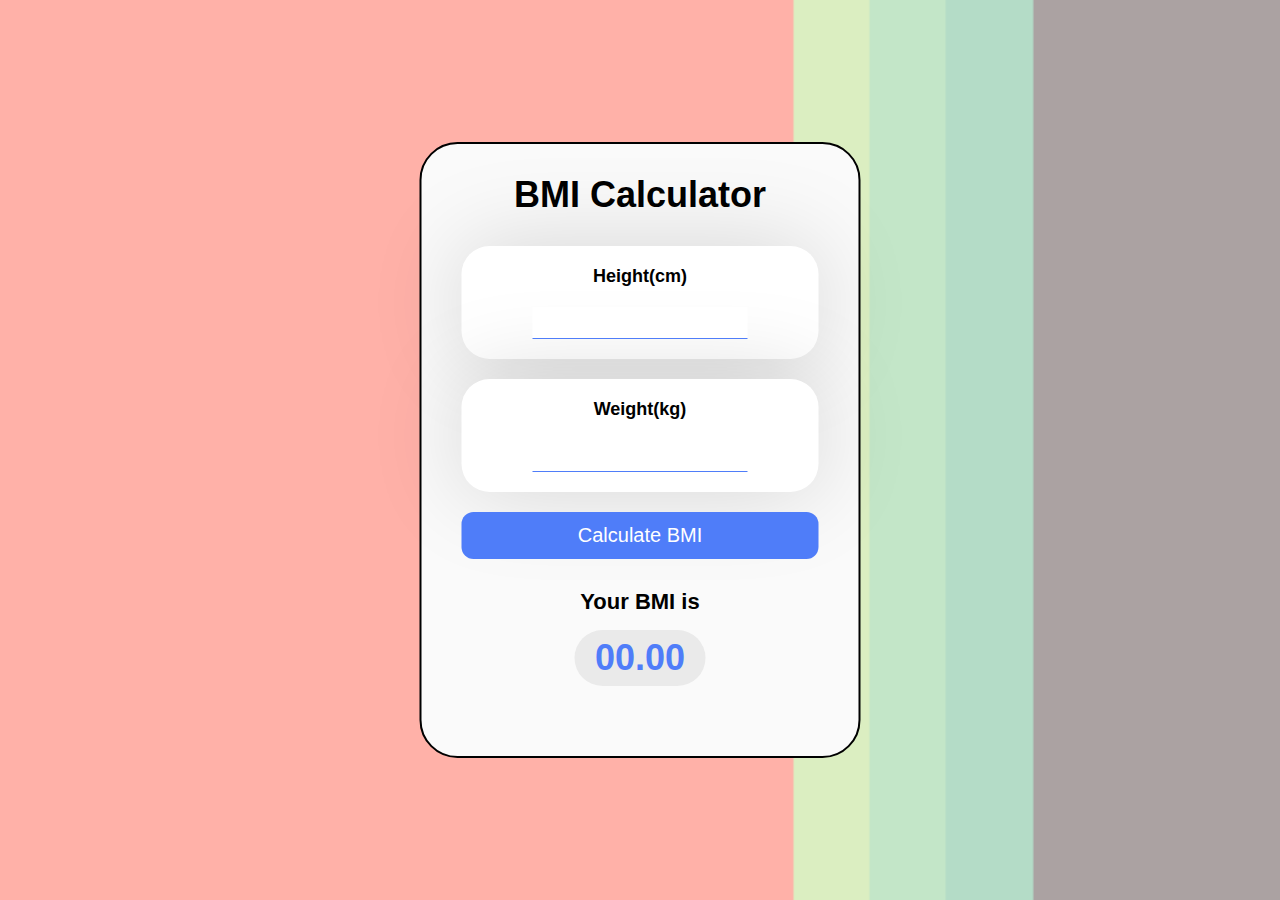
<file: Front_End_Experiments-main/Front_End_Experiments-main/BMI-calculator/index.html>
<!DOCTYPE html>
<html lang="en">
<head>
    <meta charset="UTF-8">
    <meta http-equiv="X-UA-Compatible" content="IE=edge">
    <meta name="viewport" content="width=device-width, initial-scale=1.0">
    <title>Document</title>
    <link rel="stylesheet" href="style.css">
</head>
<body>
    <div class="container">
        <div class="box">
            <h1>BMI Calculator</h1>

            <div class="content">
                <div class="input">
                    <label for="height">Height(cm)</label>
                    <input type="number" id="height">
                </div>

                <div class="input">
                    <label for="weight">Weight(kg)</label>
                    <input type="number" id="weight">
                </div>

                <button id="calculate">Calculate BMI</button>
            </div>

            <div class="result">
                <p>Your BMI is </p>
                <div id="result">00.00</div>
                <p class="comment"> </p>
            </div>
        </div>
    </div>

    <script src="script.js"></script>
</body>
</html>
</file>
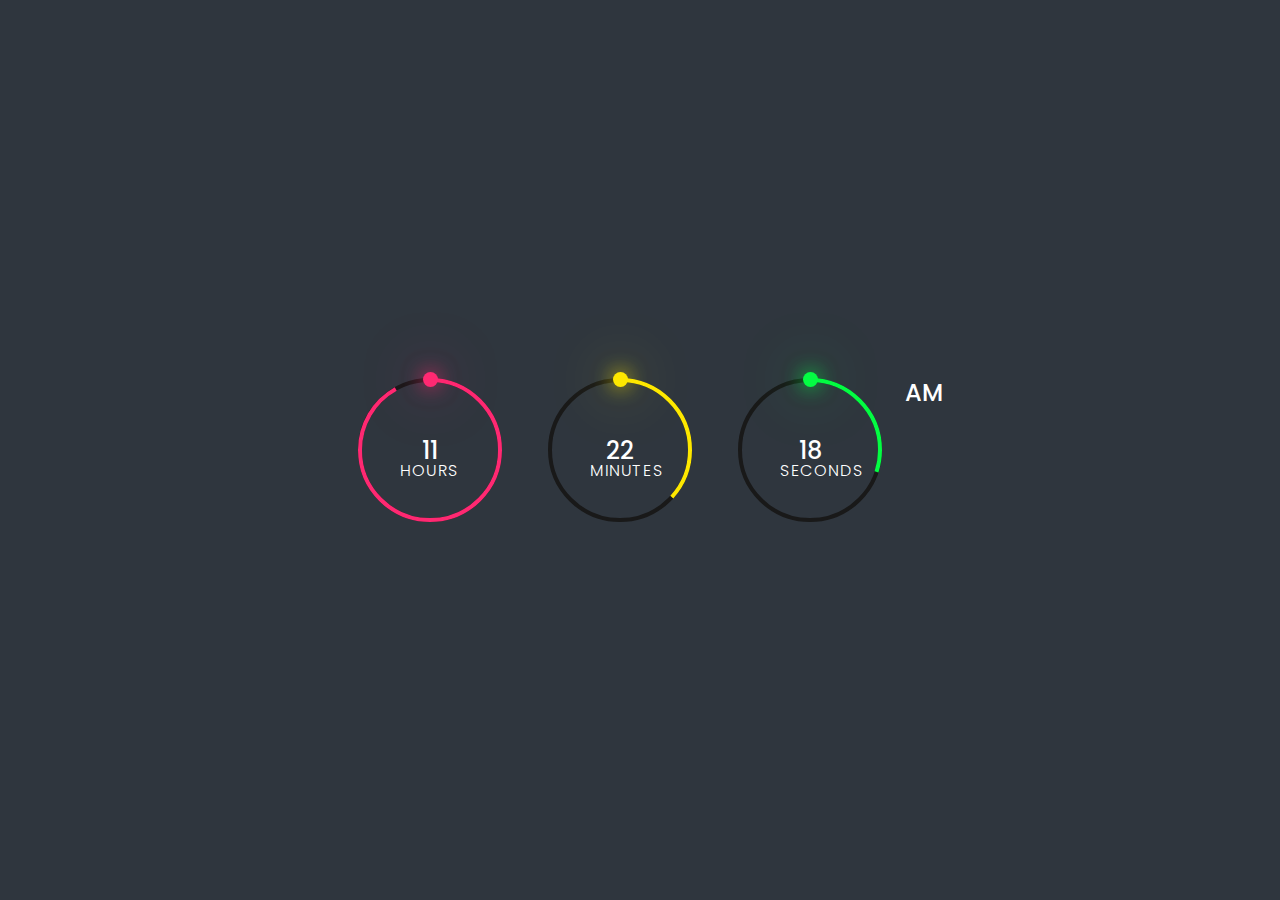
<file: Front_End_Experiments-main/Front_End_Experiments-main/Digital clock using html and css/index.html>
<!DOCTYPE html>
<html lang="en">
<head>
    <meta charset="UTF-8">
    <meta http-equiv="X-UA-Compatible" content="IE=edge">
    <meta name="viewport" content="width=device-width, initial-scale=1.0">
    <link rel="stylesheet" href="style.css">
    <title>Digital clock</title>
</head>
<body>
    <div id="time">
        <div class="circle" style="--clr:#ff2972;">
            <div class="dots hr_dot"></div>
            <svg>
                <circle cx="70" cy="70" r="70"></circle>
            <circle cx="70" cy="70" r="70" id="hh"></circle>
            </svg>
            <div id="hours">00</div>
        </div>
        <div class="circle"style="--clr:#fee800;">
            <div class="dots min_dot"></div>
            <svg>
                <circle cx="70" cy="70" r="70"></circle>
            <circle cx="70" cy="70" r="70"id="mm"></circle>
            </svg>
            <div id="minutes">00</div>
        </div>
        <div class="circle"style="--clr:#04fc43;">
            <div class="dots sec_dot"></div>
            <svg>
                <circle cx="70" cy="70" r="70"></circle>
            <circle cx="70" cy="70" r="70" id="ss"></circle>
            </svg>
            <div id="seconds">00</div>
        </div>
        <div class="ap">
            <div id="ampm">AM</div>
        </div>
    </div>
    
    <script>
        setInterval(()=>{
        let hours=document.getElementById('hours');
        let minutes=document.getElementById('minutes');
        let seconds=document.getElementById('seconds');
        let ampm=document.getElementById('ampm');

        let hh=document.getElementById('hh');
        let mm=document.getElementById('mm');
        let ss=document.getElementById('ss');

        let hr_dot=document.querySelector('.hr_dot');
        let min_dot=document.querySelector('.min_dot');
        let sec_dot=document.querySelector('.sec_dot');

        
        let h=new Date().getHours();
        let m=new Date().getMinutes();
        let s=new Date().getSeconds();
        let  am=h>=12 ? "PM" : "AM";

        if(h>12){
            h=h-12;
        }

        h=(h<10) ? "0"+h :h;
        m=(m<10) ? "0"+m :m;
        s=(s<10) ? "0"+s :s;

        hours.innerHTML=h + "<br><span>Hours</span>";
        minutes.innerHTML=m + "<br><span>Minutes</span>";;
        seconds.innerHTML=s + "<br><span>Seconds</span>";;
        ampm.innerHTML=am;


        hh.style.strokeDashoffset=440-(440*h)/12;
        mm.style.strokeDashoffset=440-(440*m)/60;
        ss.style.strokeDashoffset=440-(440*s)/60;

      hr_dot.style.transform='rotate(${h*30}deg)';
        })
        
    </script>
</body>
</html>
</file>
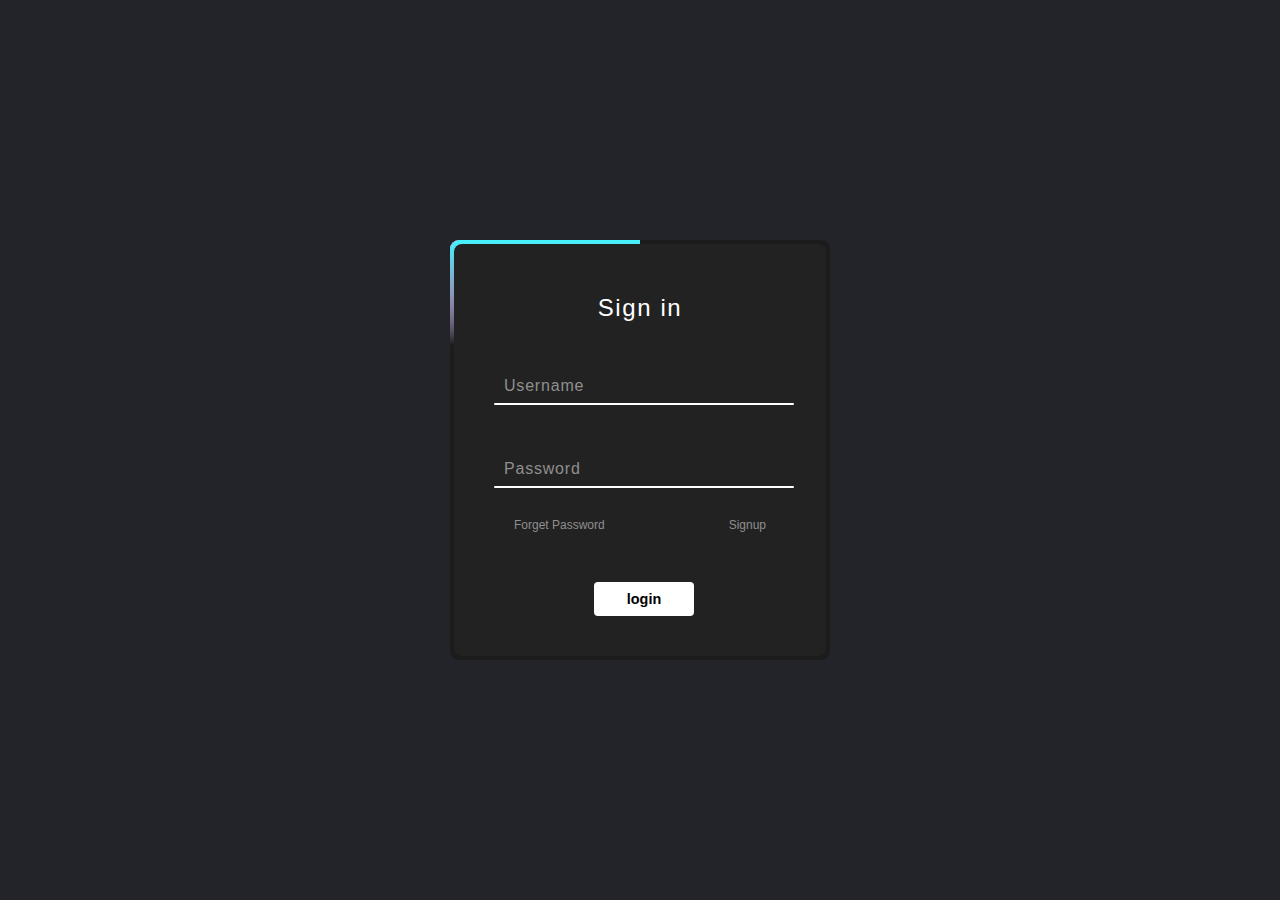
<file: Front_End_Experiments-main/Front_End_Experiments-main/EXP-2 animated login form/index.html>
<!DOCTYPE html>
<html lang="en">
<head>
    <meta charset="UTF-8">
    <meta http-equiv="X-UA-Compatible" content="IE=edge">
    <meta name="viewport" content="width=device-width, initial-scale=1.0">
    <link rel="stylesheet" href="style.css">
    <title>Animated login form</title>
</head>
<body>
    <div class="box">
        <span class="borderLine"></span>
        <form >
            <h2>Sign in</h2>
            <div class="inputbox">
                <input type="text" required="required">
                <span>Username</span>
                <i></i>
            </div>
            <div class="inputbox">
                <input type="password" required="required">
                <span>Password</span>
                <i></i>
            </div>
            <div class="links">
                <a href="#" class="forget">Forget Password</a>
                <a href="#" class="signup">Signup</a>
            </div>
            <input type="submit" value="login">
        </form>
    </div>
</body>
</html>
</file>
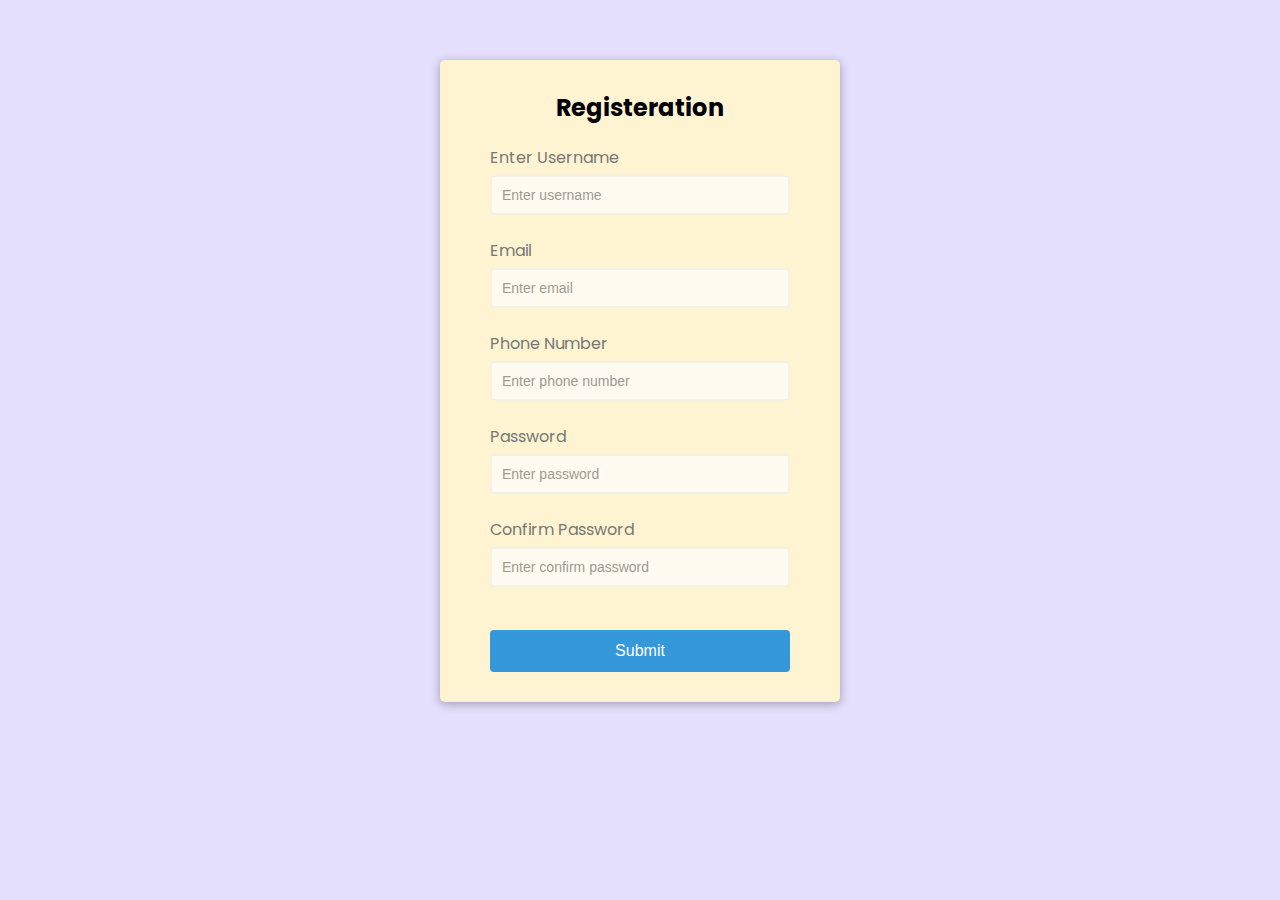
<file: Front_End_Experiments-main/Front_End_Experiments-main/EXP-4 Login form/index.html>
<!DOCTYPE html>
<html lang="en">

<head>
  <meta charset="UTF-8" />
  <meta name="viewport" content="width=device-width, initial-scale=1.0" />
  <meta http-equiv="X-UA-Compatible" content="ie=edge" />
  <link rel="preconnect" href="https://fonts.googleapis.com">
  <link rel="preconnect" href="https://fonts.gstatic.com" crossorigin>
  <link href="https://fonts.googleapis.com/css2?family=Poppins:wght@400;700&display=swap" rel="stylesheet">
  <script defer src="script.js"></script>
  <link rel="stylesheet" href="style.css">
  <title>Login form </title>
</head>

<body>
  <div class="container">
    <form id="form" class="form">
      <h2>Registeration</h2>
      <div class="input-control">
        <label for="username">Enter Username</label>
        <input type="text" id="username" placeholder="Enter username" />
        <div class="error"></div>
      </div>

      <div class="input-control">
        <label for="email">Email</label>
        <input type="email" id="email" placeholder="Enter email" />
        <div class="error"></div>
      </div>

      <div class="input-control">
        <label for="phone">Phone Number</label>
        <input type="number" id="phone" placeholder="Enter phone number" />
        <div class="error"></div>
      </div>

      <div class="input-control">
        <label for="password">Password</label>
        <input type="password" id="password" placeholder="Enter password" />
        <div class="error"></div>
      </div>

      <div class="input-control">
        <label for="password2">Confirm Password</label>
        <input id="password2" type="password" placeholder="Enter confirm password " />
        <div class="error"></div>
      </div>

      <button type="submit">Submit</button>
    </form>
  </div>

  <script src="script.js"></script>
</body>

</html>
</file>
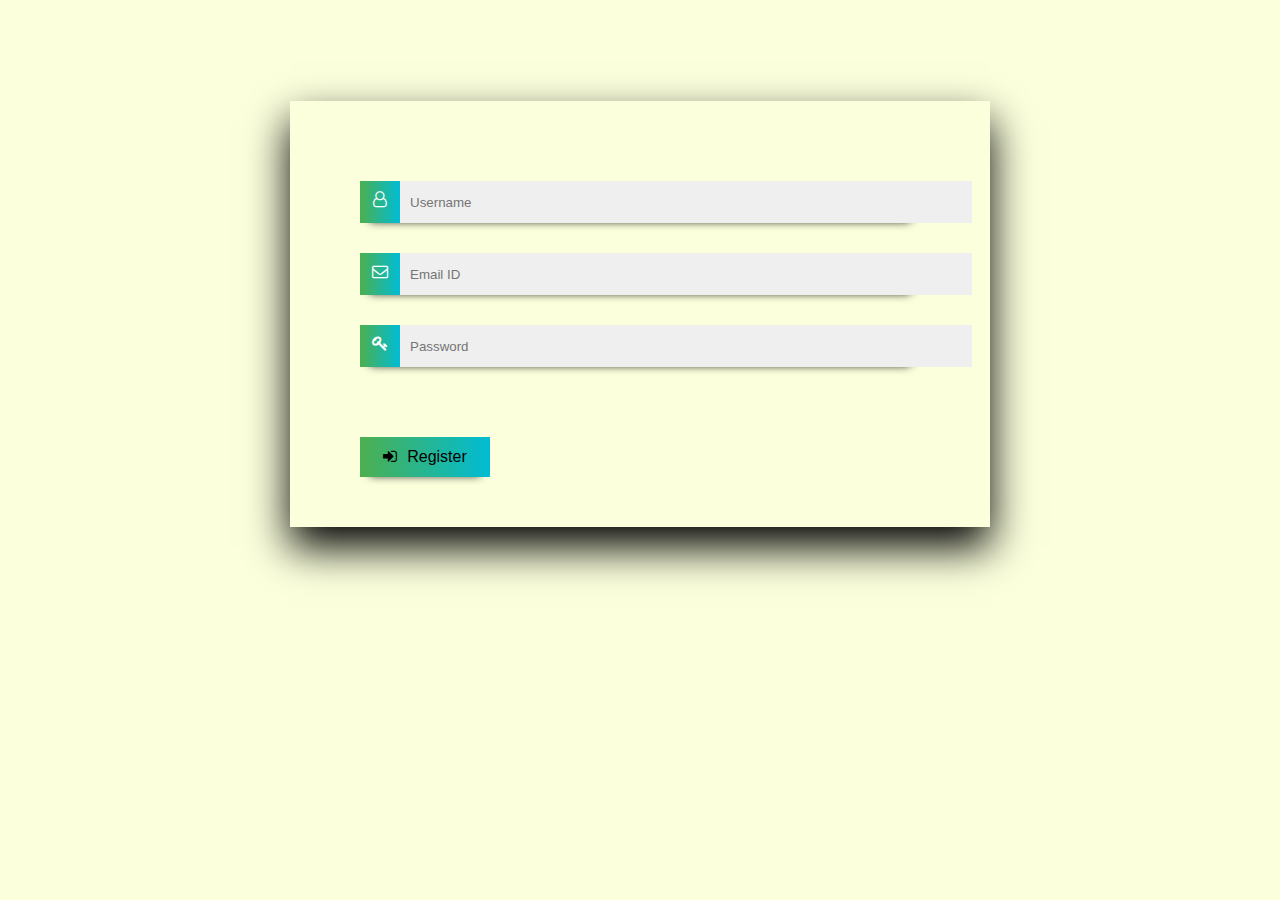
<file: Front_End_Experiments-main/Front_End_Experiments-main/EXP-5 Password checking/index.html>
<!DOCTYPE html>
<html lang="en">

<head>
    <meta charset="UTF-8">
    <meta name="viewport" content="width=device-width, initial-scale=1.0">
    <link rel="stylesheet" href="style.css">
    <title>Password strength</title>
    <link rel="stylesheet" href="https://cdnjs.cloudflare.com/ajax/libs/font-awesome/4.7.0/css/font-awesome.min.css">
    <script src="https://code.jquery.com/jquery-3.7.0.min.js"></script>
    <script src="jquery.passwordstrength.js"></script>
</head>

<body>

    <form>
        <div class="input-box">
            <span><i class="fa fa-user-o"></i></span>
            <input type="text" placeholder="Username" required>
        </div>

        <div class="input-box">
            <span><i class="fa fa-envelope-o"></i></span>
            <input type="email" placeholder="Email ID" required>
        </div>

        <div class="input-box">
            <span><i class="fa fa-key"></i></span>
            <input type="password" id="password" placeholder="Password" required>
        </div>

        <button type="submit"><i class="fa fa-sign-in"></i>Register</button>
    </form>

    <script type="text/javascript">
        $(function () {
            $("#password").passwordStrength();
        });
    </script>
</body>

</html>
</file>
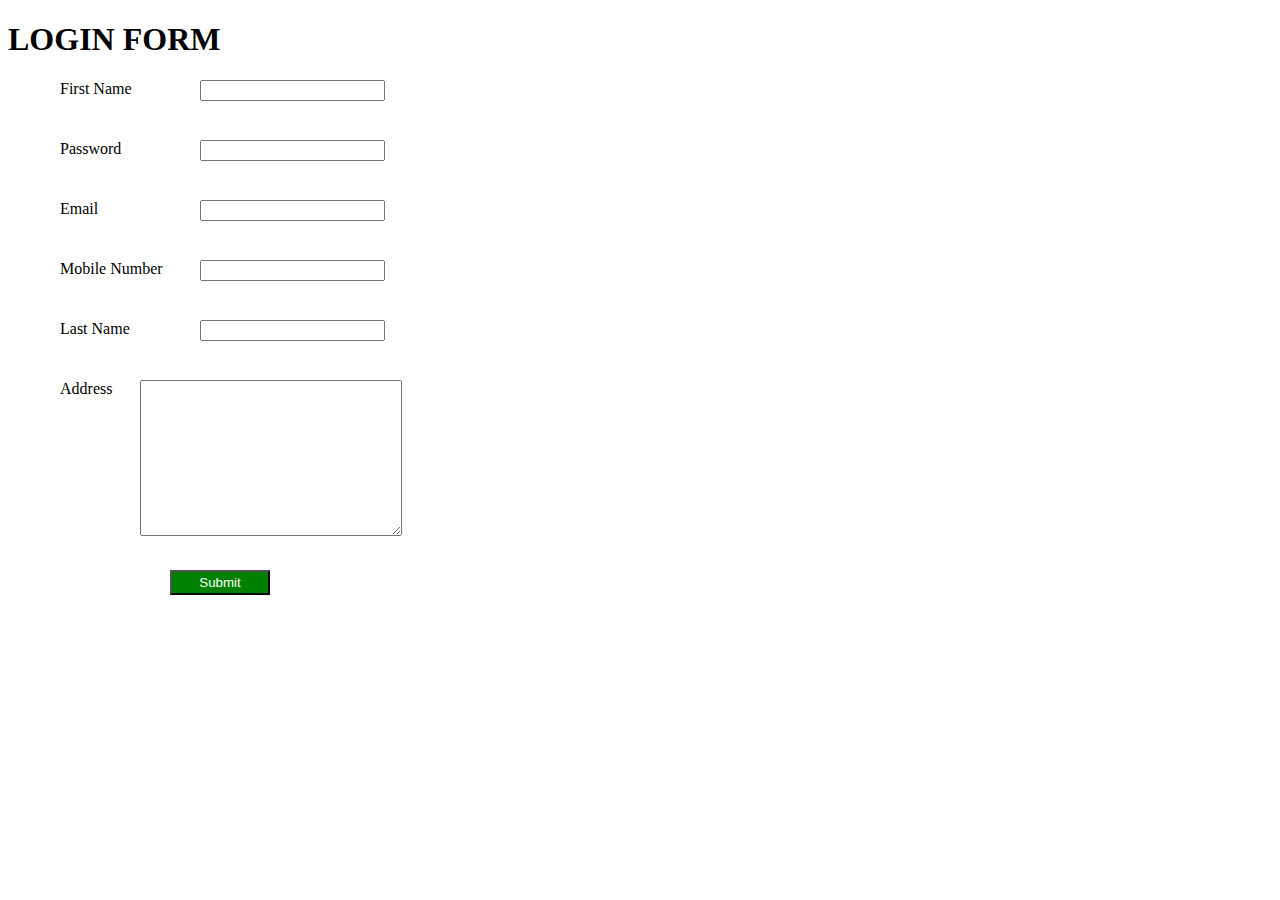
<file: Front_End_Experiments-main/Front_End_Experiments-main/login form with validation/index.html>
<!DOCTYPE html>
<html lang="en">
<head>
    <meta charset="UTF-8">
    <meta name="viewport" content="width=device-width, initial-scale=1.0">
    <link rel="stylesheet" href="style.css">
    
    <title>Experiment 4</title>
</head>
<body>
   <div class="reg_form">
        <h1>LOGIN FORM</h1>
    <form action="">
        <label for="first_name" id="l_first_name">First Name</label>
        <input type="text" id="first_name"> <span id="first_name_error" style="color:red"></span><span id="first_name_error_2" style="color:red"></span>
<br>
        <label for="password" id="l_password">Password</label>
        <input type="password" id="password"><span id="password_error" style="color:red"></span>
<br>
        <label for="email" id="l_email">Email</label>
        <input type="email" id="email"><span id="email_error" style="color:red"></span>
<br>
        <label for="mob" id="l_mob">Mobile Number</label>
        <input type="number" id="mob"><span id="mob_error" style="color:red"></span>
<br>
        <label for="last_name" id="l_last_name">Last Name</label>
        <input type="text" id="last_name"><span id="last_name_error" style="color:red"></span>
<br>
        <label for="address" id="l_address">Address</label>
        <textarea name="" id="address" cols="30" rows="10"></textarea><span id="address_error" style="color:red"></span>
    <br>
    <input type="button" value="Submit" onclick="registration()" id="submit_button">
    </form>
    </div>
    <script>
function registration(){
    var name1=document.getElementById("first_name").value;
    var password1=document.getElementById("password").value;
    var email1=document.getElementById("email").value;
    var phone=document.getElementById("mob").value;
    var last_name=document.getElementById("last_name").value;
    var address=document.getElementById("address").value;
    // var text="";
    const restrict1=/\d/;
console.log(name1==="^[A-Za-z]+$");

    if(name1.length<7){
        var text ="*Length should be greater than 6 characters.";
        document.getElementById("first_name_error").innerHTML=text;
    }
    else{
        var text1="";
       document.getElementById("first_name_error").innerHTML=text1;
    }

    if(restrict1.test(name1)){
                var text="   *Name should contain only alphabets";
document.getElementById("first_name_error_2").innerHTML=text;
    }
    else{
        var text="";
        document.getElementById("first_name_error_2").innerHTML=text;
    }
    
    if(password1.length<7){
        var text ="*Length of password should be greater than 6 characters.";
        document.getElementById("password_error").innerHTML=text;
    }
    else{
        var text="";
        document.getElementById("password_error").innerHTML=text;
    }
    if(email1.length==0){
        var text ="*Email shouldn't be empty";
        document.getElementById("email_error").innerHTML=text;
    }
    else{
        var text="";
        document.getElementById("email_error").innerHTML=text;
    }
    if(phone.length!=10){
        var text ="*Length of phone number should be 10.";
        document.getElementById("mob_error").innerHTML=text;
    }
    else{
        var text="";
        document.getElementById("mob_error").innerHTML=text;
    }

    if(last_name.length==0){
        var text ="*Last Name shouldn't be empty";
        document.getElementById("last_name_error").innerHTML=text;
    }
    else{
        var text="";
        document.getElementById("last_name_error").innerHTML=text;
    }
    if(address.length==0){
        var text ="*Address shouldn't be empty";
        document.getElementById("address_error").innerHTML=text;
    }
    else{
        var text="";
        document.getElementById("address_error").innerHTML=text;
    }
       
}

    </script>
</body>
</html>
</file>
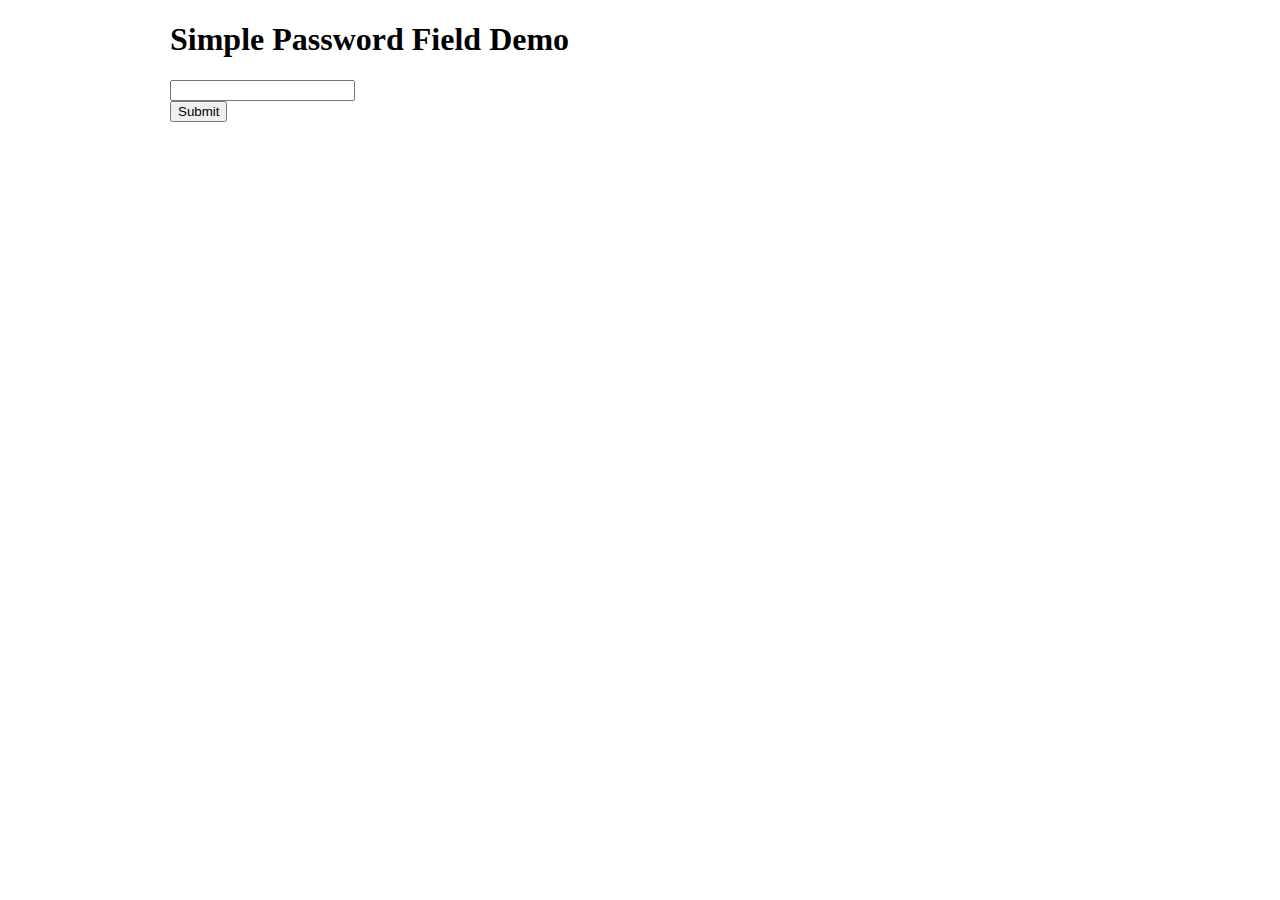
<file: Front_End_Experiments-main/Front_End_Experiments-main/EXP-5 Password checking/examples/simple-password-field-demo.html>
<!DOCTYPE html>
<html>
    <head>
        <title>Simple Password Field Demo</title>
        <style type="text/css" rel="stylesheet">
            #page
            {
                margin: auto;
                width: 940px;
            }

            .password-strength-indicator
            {
                border: 1px solid transparent;
                border-radius: 3px;
                display: inline-block;
                min-height: 18px;
                min-width: 80px;
                text-align: center;
            }

            .password-strength-indicator.very-weak
            {
                background: #cf0000;
                border-color: #a60000;
            }

            .password-strength-indicator.weak
            {
                background: #f6891f;
                border-color: #c56e19;
            }

            .password-strength-indicator.mediocre
            {
                background: #eeee00;
                border-color: #d6d600;
            }

            .password-strength-indicator.strong
            {
                background: #99ff33;
                border-color: #7acc29;
            }

            .password-strength-indicator.very-strong
            {
                background: #22cf00;
                border-color: #1B9900;
            }
        </style>
    </head>
    <body>
        <section id="page">
            <h1>Simple Password Field Demo</h1>
            <form action="#" method="get">
                <div>
                    <input type="password" id="password" />
                <div>

                <div>
                    <button type="submit">Submit</button>
                <div>
            </form>
        </section>

        <script type="text/javascript" src="https://ajax.googleapis.com/ajax/libs/jquery/1.7.2/jquery.min.js"></script>
        <script type="text/javascript" src="../jquery.passwordstrength.js"></script>
        <script type="text/javascript">
            $(function() {
                $("#password").passwordStrength();
            });
        </script>
    </body>
</html>
</file>
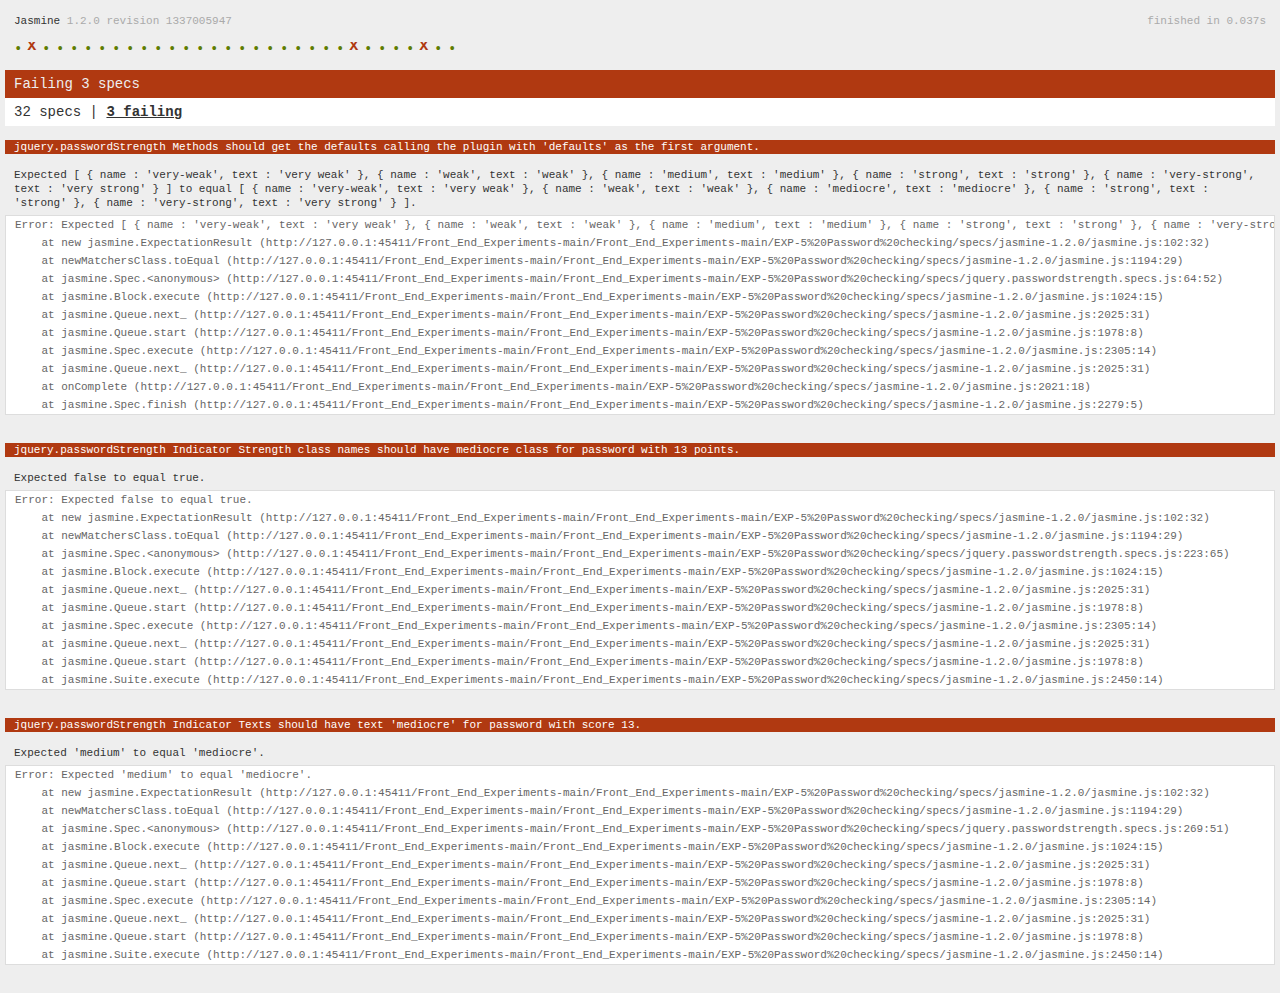
<file: Front_End_Experiments-main/Front_End_Experiments-main/EXP-5 Password checking/specs/SpecRunner.html>
<!DOCTYPE html>
<html>
<head>
  <title>Jasmine Specs for jquery.passwordstrength.js</title>

  <link rel="stylesheet" type="text/css" href="jasmine-1.2.0/jasmine.css">
  <script type="text/javascript" src="jasmine-1.2.0/jasmine.js"></script>
  <script type="text/javascript" src="jasmine-1.2.0/jasmine-html.js"></script>
  <script type="text/javascript" src="jasmine-1.2.0/jasmine-jquery-1.3.1.js"></script>

  <!-- include source files here... -->
  <script type="text/javascript" src="jquery-1.8.3.js"></script>
  <script type="text/javascript" src="../jquery.passwordstrength.js"></script>

  <!-- include spec files here... -->
  <script type="text/javascript" src="jquery.passwordstrength.specs.js"></script>

  <script type="text/javascript">
    (function() {
      var jasmineEnv = jasmine.getEnv();
      jasmineEnv.updateInterval = 1000;

      var htmlReporter = new jasmine.HtmlReporter();

      jasmineEnv.addReporter(htmlReporter);

      jasmineEnv.specFilter = function(spec) {
        return htmlReporter.specFilter(spec);
      };

      var currentWindowOnload = window.onload;

      window.onload = function() {
        if (currentWindowOnload) {
          currentWindowOnload();
        }
        execJasmine();
      };

      function execJasmine() {
        jasmineEnv.execute();
      }
    })();
  </script>
</head>

<body></body>
</html>
</file>
<file: Front_End_Experiments-main/Front_End_Experiments-main/BMI-calculator/style.css>
*{

    font-family:Arial, Helvetica, sans-serif;
    padding: 0;
    margin: 0;
    box-sizing: border-box;

}

body{
    min-height: 100vh;
    background: url(bg.png);
    background-size: cover;
    font-family: Arial;
}

.container{
    position: absolute;
    left: 50%;
    top: 50%;
    transform: translate(-50%, -50%);
}

.box{
    min-width: 400px;
    background-color: #fafafa;
    border: 2px solid black;
    border-radius: 38px;
    text-align: center;
    position: relative;
}

.box::before{
    /* content: ''; */
    position: absolute;
    height: 110%;
    width: 110%;
    left: -5%;
    top: -5%;
     /* background-color: rgba(255,255,255,0.3);  */
}

h1{
    font-weight: bold;
    font-size: 36px;
    padding: 30px 0;

}

.content{
    padding: 0 40px;

}

.input{
    background: #FFF;
    box-shadow: 0px 0px 95px rgba(0,0,0,0.15);
    border-radius: 28px;
    padding: 20px 0;
    margin-bottom: 20px;
    
}

.input label{
    display: block;
    font-size: 18px;
    font-weight: 600;
    color: black;
    margin-bottom: 20px;
}

.input input{
    outline: none;
    border: none;
    border-bottom: 1px solid #4f7df9;
    width: 60%;
    text-align: center;
    font-size: 28px;
    font-family: 'Courier New', Courier, monospace;

}
button#calculate{
    font-family:'Trebuchet MS', 'Lucida Sans Unicode', 'Lucida Grande', 'Lucida Sans', Arial, sans-serif;
    color: #FFF;
    background: #4f7df9;
    font-size: 20px;
    border-radius: 12px;
    padding: 12px 0;
    width: 100%;
    outline: none;
    border: none;
    transition: .2s ease;
}

button#calculate:hover{
    background: #0044ff;
}

.result{
    padding: 30px 20px;

}

.result p{
    font-weight: 600;
    font-size: 22px;
    color: black;
    margin-bottom: 15px;
}

.result #result{
    font-size: 36px;
    font-weight: 900;
    color: #4f7df9;
    background-color: #eaeaea;
    display: inline-block;
    padding: 7px 20px;
    border-radius: 55px;
    margin-bottom: 25px;

}

#comment{
    color: #4f7df9;
    font-weight: 800;

}
</file>
<file: Front_End_Experiments-main/Front_End_Experiments-main/Digital clock using html and css/style.css>
@import url("https://fonts.googleapis.com/css2?family=Poppins:wght@100;200;300;400;500;600;700&display=swap");

*{
    margin: 0;
    padding: 0;
    box-sizing: border-box;
    font-family: 'Poppins',sans-serif;
}
body{
    display: flex;
    justify-content: center;
    align-items: center;
    min-height: 100vh;
    background: #2f363e;
}

#time{
    display: flex;
    gap: 40px;
    color: #fff;
}
 
#time .circle{
    position: relative;
    width: 150px;
    height: 150px;
    display: flex;
    justify-content: center;
    align-items: center;
}
#time .circle svg{
    position: relative;
    width: 150px;
    height: 150px;
    transform: rotate(270deg);
}
#time .circle svg circle{
    width: 100%;
    height: 100%;
    fill: transparent;
    stroke: #191919;
    stroke-width: 4;
    transform: translate(5px,5px);
}
#time .circle svg circle:nth-child(2){
    stroke: var(--clr);
    stroke-dasharray: 440;
}

#time div{
    position: absolute;
    text-align: center;
    font-weight: 500;
    font-size: 1.5rem;
}
#time div span{
    position: absolute;
    transform: translateX(-30px) translateY(-10px);
    font-size: 1rem;
    font-weight: 300;
    letter-spacing: 0.1rem;
    text-transform: uppercase;
}
#time .ap{
    position: relative;
    font: 1rem;
    transform: translateX(-20px);
}

.dots{
    position: absolute;
    width: 100%;
    height: 100%;
    z-index: 10;
    display: flex;
    justify-content: center;
    
}
.dots::before
{
    content: '';
    position: absolute;
    top: -3px;
    width: 15px;
    height: 15px;
    background: var(--clr);
    border-radius: 50%;
    box-shadow: 0 0 20px var(--clr),0 0 60px var(--clr);
}
</file>
<file: Front_End_Experiments-main/Front_End_Experiments-main/EXP-2 animated login form/style.css>
@import url('https://fonts.googleapis.com/css2?family=Poppins:wght@300;400;500;600;700;800;900&display=swap');

*{
    margin: 0px;
    padding: 0px;
    box-sizing: border-box;
    font-family: 'popins',sans-serif;
}
body{
    display: flex;
    justify-content: center;
    align-items: center;
    min-height: 100vh;
    background: #23242a;
}
.box{
    position: relative;
    width: 380px;
    height: 420px;
    background: #1c1c1c;
    border-radius: 9px;
    overflow: hidden;
}
.box::before{
    content: '';
    position: absolute;
    top: -50%;
    left: -50%;
    width: 380px;
    height: 420px;
    background: linear-gradient(0deg,transparent,transparent
    ,#45f3ff,#45f3ff,#45f3ff);
    z-index: 1;
    transform-origin: bottom right;
    animation: animate 6s linear infinite;
}
.box::after{
    content: '';
    position: absolute;
    top: -50%;
    left: -50%;
    width: 380px;
    height: 420px;
    background: linear-gradient(0deg,transparent,transparent
    ,#45f3ff,#45f3ff,#45f3ff);
    z-index: 1;
    transform-origin: bottom right;
    animation: animate 6s linear infinite;
    animation-delay: -3s;
}
.borderLine{
    /* position: absolute; */
    top: 0;
    inset: 0;       /*set the distance between and element and its parent element*/
}
.borderLine::before{
    content: '';
    position: absolute;
    top: -50%;
    left: -50%;
    width: 380px;
    height: 420px;
    background: linear-gradient(0deg,transparent,transparent
    ,#ff2770,#ff2770,#ff2770);
    z-index: 1;
    transform-origin: bottom right;
    animation: animate 6s linear infinite;
    animation-delay: -1.5s;
}
.borderLine::after{
    content: '';
    position: absolute;
    top: -50%;
    left: -50%;
    width: 380px;
    height: 420px;
    background: linear-gradient(0deg,transparent,transparent
    ,#ff2770,#ff2770,#ff2770);
    z-index: 1;
    transform-origin: bottom right;
    animation: animate 6s linear infinite;
    animation-delay: -4.5s;
}
@keyframes animate {
    0%
    {
        transform: rotate(0deg);
    }
    100%{
        transform: rotate(360deg);
    }
}
.box form{
    position: absolute;
    inset: 4px;
    background: #222;
    padding: 50px 40px;
    border-radius: 8px;
    z-index: 2;
    display: flex;
    flex-direction: column;
}
.box form h2{
    color: #fff;
    font-weight: 500;
    text-align: center;
    letter-spacing: 0.1rem;
}
.box form .inputbox{
position: relative;
width: 300px;
margin-top: 35px;
}

.box form .inputbox input{
    position: relative;
    width: 100%;
    padding: 20px 10px 10px;
    background: transparent;
    outline: none;
    border: none;
    box-shadow: none;
    color: #23242a;
    font-size: 1em;
    letter-spacing: 0.05em;
    transition: 0.5s;
    z-index: 10;
}

.box form .inputbox span{
    position: absolute;
    left: 0;
    padding: 20px 10px 10px;
    pointer-events: none;
    color: #8f8f8f;
    font-size: 1em;
    letter-spacing: 0.05em;
    transition: 0.5s;
}
.box form .inputbox input:valid ~ span,
.box form .inputbox input:focus ~ span{
    color: #fff;
    font-size: 0.75em;
    transform: translateY(-34px);
}
.box form .inputbox i {
    position: absolute;
    left: 0;
    bottom: 0;
    height: 2px;
    width: 100%;
    background: #fff;
    border-radius: 4px;
    overflow: hidden;
    transition: 0.5s;
    pointer-events: none;
}

.box form .inputbox input:valid ~ i,
.box form .inputbox input:focus ~ i{
    height: 44px;
}

.box form .links{
    display: flex;
    justify-content: space-between;

}
.box form .links a{
    font-size: 0.75em;
    text-decoration: none;
    color: #8f8f8f;

} 
.box form .links .forget{
    margin: 30px 0px 0px 20px;
}
.box form .links .signup{
    margin: 30px 20px 0px 20px;
    opacity: 1;
}

.box form .links a:hover{
    color: #fff;
}

.box form input[type="submit"]
{
    border: none;
    outline: none;
    padding: 9px 25px;
    background: #fff;
    cursor: pointer;
    font-size: 0.9em;
    border-radius: 4px;
    font-weight: 600;
    width: 100px;
    margin: 50px 0px 0px 100px;
}

.box form input[type="submit"]:active{
    opacity: 0.8;
}
</file>
<file: Front_End_Experiments-main/Front_End_Experiments-main/EXP-4 Login form/style.css>
@import url('https://fonts.googleapis.com/css?family=Open+Sans&display=swap');

* {
  box-sizing: border-box;
  margin: 0px;
  padding: 0px;
}

body {
  background-color: #E3DFFD;
  display: flex;
  align-items: center;
  justify-content: center;
  height: 100%;
  width: 100%;
  margin: 60px auto;
  font-family: 'Poppins', sans-serif;
}

.container {
  background-color: #FFF4D2;
  border-radius: 5px;
  box-shadow: 0 2px 10px rgba(0, 0, 0, 0.3);
  width: 400px; 
}

h2 {
  text-align: center;
  margin: 0 0 20px;
}

.form {
  padding: 30px 50px;
}

.form button {
  cursor: pointer;
  background-color: #3498db;
  border: 2px solid #3498db;
  border-radius: 4px;
  color: #fff;
  display: block;
  font-size: 16px;
  padding: 10px;
  margin-top: 30px;
  width: 100%;
}

.input-control {
  margin-bottom: 10px;
  padding-bottom: -20px;

}

.input-control label {
  color: #777;
  display: block;
  margin-bottom: 5px;
}

.input-control input {
  border: 2px solid #f0f0f0;
  border-radius: 4px;
  display: block;
  width: 100%;
  padding: 10px;
  font-size: 14px;
  opacity: 0.7;
}

.input-control input:focus {
  outline: 0;
}

.input-control.success input {
  border-color: #09c372;
}

.input-control.error input {
  border-color: #ff3860;
}

.input-control .error {
  color: #ff3860;
  font-size: 10px;
  margin-left: 0.5rem;
  height: 13px;
}
</file>
<file: Front_End_Experiments-main/Front_End_Experiments-main/EXP-5 Password checking/style.css>
body {
    background-color: #FBFFDC;
    font-family: sans-serif;
}

form {
    width: 700px;
    margin: 8% auto;
    padding: 50px 0;
    text-align: center;
    box-shadow: 0 20px 40px rgb(0, 0, 0);
}

.input-box {
    margin: 30px auto;
    width: 80%;
    position: relative;
    box-shadow: 0 8px 10px -10px rgb(0, 0, 0);
}

.input-box input {
    width: 100%;
    height: 40px;
    border: none;
    padding-left: 50px;
    background: #efefef;
}

span {
    position: absolute;
    left: 0;
    top: 0;
    height: 42px;
    width: 40px;
    background: linear-gradient(to right, #4CAF50, #00BCD4);
}

span .fa {
    padding: 10px;
    color: #fff;
}

button {
    width: 130px;
    height: 40px;
    margin-left: 10%;
    display: block;
    columns: #fff;
    border: 0;
    font-size: 16px;
    margin-top: 10%;
    outline: none;
    background: linear-gradient(to right, #4CAF50, #00BCD4);
    box-shadow: 0 8px 10px -10px rgb(0, 0, 0);
    cursor: pointer;
}

button .fa {
    margin-right: 10px;
}

.password-strength-indicator {
    font-size: 12px;
    display: inline;
    height: 30px;
    margin: 30px;
    min-width: 20%;
    text-align: center;
    transition: 1s;
    margin: 50px 0;
    color: #fff;
}

.password-strength-indicator.very-weak {
    background: #cf0000;
    width: 20%;
}

.password-strength-indicator.weak {
    background: #cf0000;
    width: 40%;
}

.password-strength-indicator.medium {
    background: #cf0000;
    width: 60%;
}

.password-strength-indicator.very-strong {
    background: green;
    width: 100%;
}

.password-strength-indicator.strong {
    background: #cf0000;
    width: 80%;
}
</file>
<file: Front_End_Experiments-main/Front_End_Experiments-main/login form with validation/style.css>
input{
    position:absolute;
    left:200px;
}
label{
    position:absolute;
    left:60px;
}
#first_name{
    
    top:80px;
}
#password{
    top:140px;
}
#email{
    top:200px;
}
#mob{
    top:260px;
}
#last_name{
    top:320px;
}
#l_first_name{
    
    top:80px;
}
#l_password{
    top:140px;
}
#l_email{
    top:200px;
}
#l_mob{
    top:260px;
}
#l_last_name{
    top:320px;
}
#l_address{
    top:380px;
}
textarea{
    position: absolute;
    left:140px;
    top:380px;
}
#submit_button{
    position: absolute;
    left:170px;
    top:570px;
    width:100px;
    height:25px;
    background-color: green;
    color:rgb(255, 255, 255)
  
}
span{
    position:absolute;
    left:200px;
    font-size: 10px;
    
}
#first_name_error{
    top:100px;
}
#first_name_error_2{
    top:115px;
}
#password_error{
    top:160px;
}
#email_error{
    top:220px;
}
#mob_error{
    top:280px;
}
#last_name_error{
    top:340px;
}
#address_error{
    top:545px;
}


.submit_button button:hover{
    background-color: aqua;
    cursor: pointer;
}

.passward1{
    text-align: center;
    margin-left: 100px;
}
</file>
<file: Front_End_Experiments-main/Front_End_Experiments-main/EXP-5 Password checking/specs/jasmine-1.2.0/jasmine.css>
body { background-color: #eeeeee; padding: 0; margin: 5px; overflow-y: scroll; }

#HTMLReporter { font-size: 11px; font-family: Monaco, "Lucida Console", monospace; line-height: 14px; color: #333333; }
#HTMLReporter a { text-decoration: none; }
#HTMLReporter a:hover { text-decoration: underline; }
#HTMLReporter p, #HTMLReporter h1, #HTMLReporter h2, #HTMLReporter h3, #HTMLReporter h4, #HTMLReporter h5, #HTMLReporter h6 { margin: 0; line-height: 14px; }
#HTMLReporter .banner, #HTMLReporter .symbolSummary, #HTMLReporter .summary, #HTMLReporter .resultMessage, #HTMLReporter .specDetail .description, #HTMLReporter .alert .bar, #HTMLReporter .stackTrace { padding-left: 9px; padding-right: 9px; }
#HTMLReporter #jasmine_content { position: fixed; right: 100%; }
#HTMLReporter .version { color: #aaaaaa; }
#HTMLReporter .banner { margin-top: 14px; }
#HTMLReporter .duration { color: #aaaaaa; float: right; }
#HTMLReporter .symbolSummary { overflow: hidden; *zoom: 1; margin: 14px 0; }
#HTMLReporter .symbolSummary li { display: block; float: left; height: 7px; width: 14px; margin-bottom: 7px; font-size: 16px; }
#HTMLReporter .symbolSummary li.passed { font-size: 14px; }
#HTMLReporter .symbolSummary li.passed:before { color: #5e7d00; content: "\02022"; }
#HTMLReporter .symbolSummary li.failed { line-height: 9px; }
#HTMLReporter .symbolSummary li.failed:before { color: #b03911; content: "x"; font-weight: bold; margin-left: -1px; }
#HTMLReporter .symbolSummary li.skipped { font-size: 14px; }
#HTMLReporter .symbolSummary li.skipped:before { color: #bababa; content: "\02022"; }
#HTMLReporter .symbolSummary li.pending { line-height: 11px; }
#HTMLReporter .symbolSummary li.pending:before { color: #aaaaaa; content: "-"; }
#HTMLReporter .bar { line-height: 28px; font-size: 14px; display: block; color: #eee; }
#HTMLReporter .runningAlert { background-color: #666666; }
#HTMLReporter .skippedAlert { background-color: #aaaaaa; }
#HTMLReporter .skippedAlert:first-child { background-color: #333333; }
#HTMLReporter .skippedAlert:hover { text-decoration: none; color: white; text-decoration: underline; }
#HTMLReporter .passingAlert { background-color: #a6b779; }
#HTMLReporter .passingAlert:first-child { background-color: #5e7d00; }
#HTMLReporter .failingAlert { background-color: #cf867e; }
#HTMLReporter .failingAlert:first-child { background-color: #b03911; }
#HTMLReporter .results { margin-top: 14px; }
#HTMLReporter #details { display: none; }
#HTMLReporter .resultsMenu, #HTMLReporter .resultsMenu a { background-color: #fff; color: #333333; }
#HTMLReporter.showDetails .summaryMenuItem { font-weight: normal; text-decoration: inherit; }
#HTMLReporter.showDetails .summaryMenuItem:hover { text-decoration: underline; }
#HTMLReporter.showDetails .detailsMenuItem { font-weight: bold; text-decoration: underline; }
#HTMLReporter.showDetails .summary { display: none; }
#HTMLReporter.showDetails #details { display: block; }
#HTMLReporter .summaryMenuItem { font-weight: bold; text-decoration: underline; }
#HTMLReporter .summary { margin-top: 14px; }
#HTMLReporter .summary .suite .suite, #HTMLReporter .summary .specSummary { margin-left: 14px; }
#HTMLReporter .summary .specSummary.passed a { color: #5e7d00; }
#HTMLReporter .summary .specSummary.failed a { color: #b03911; }
#HTMLReporter .description + .suite { margin-top: 0; }
#HTMLReporter .suite { margin-top: 14px; }
#HTMLReporter .suite a { color: #333333; }
#HTMLReporter #details .specDetail { margin-bottom: 28px; }
#HTMLReporter #details .specDetail .description { display: block; color: white; background-color: #b03911; }
#HTMLReporter .resultMessage { padding-top: 14px; color: #333333; }
#HTMLReporter .resultMessage span.result { display: block; }
#HTMLReporter .stackTrace { margin: 5px 0 0 0; max-height: 224px; overflow: auto; line-height: 18px; color: #666666; border: 1px solid #ddd; background: white; white-space: pre; }

#TrivialReporter { padding: 8px 13px; position: absolute; top: 0; bottom: 0; left: 0; right: 0; overflow-y: scroll; background-color: white; font-family: "Helvetica Neue Light", "Lucida Grande", "Calibri", "Arial", sans-serif; /*.resultMessage {*/ /*white-space: pre;*/ /*}*/ }
#TrivialReporter a:visited, #TrivialReporter a { color: #303; }
#TrivialReporter a:hover, #TrivialReporter a:active { color: blue; }
#TrivialReporter .run_spec { float: right; padding-right: 5px; font-size: .8em; text-decoration: none; }
#TrivialReporter .banner { color: #303; background-color: #fef; padding: 5px; }
#TrivialReporter .logo { float: left; font-size: 1.1em; padding-left: 5px; }
#TrivialReporter .logo .version { font-size: .6em; padding-left: 1em; }
#TrivialReporter .runner.running { background-color: yellow; }
#TrivialReporter .options { text-align: right; font-size: .8em; }
#TrivialReporter .suite { border: 1px outset gray; margin: 5px 0; padding-left: 1em; }
#TrivialReporter .suite .suite { margin: 5px; }
#TrivialReporter .suite.passed { background-color: #dfd; }
#TrivialReporter .suite.failed { background-color: #fdd; }
#TrivialReporter .spec { margin: 5px; padding-left: 1em; clear: both; }
#TrivialReporter .spec.failed, #TrivialReporter .spec.passed, #TrivialReporter .spec.skipped { padding-bottom: 5px; border: 1px solid gray; }
#TrivialReporter .spec.failed { background-color: #fbb; border-color: red; }
#TrivialReporter .spec.passed { background-color: #bfb; border-color: green; }
#TrivialReporter .spec.skipped { background-color: #bbb; }
#TrivialReporter .messages { border-left: 1px dashed gray; padding-left: 1em; padding-right: 1em; }
#TrivialReporter .passed { background-color: #cfc; display: none; }
#TrivialReporter .failed { background-color: #fbb; }
#TrivialReporter .skipped { color: #777; background-color: #eee; display: none; }
#TrivialReporter .resultMessage span.result { display: block; line-height: 2em; color: black; }
#TrivialReporter .resultMessage .mismatch { color: black; }
#TrivialReporter .stackTrace { white-space: pre; font-size: .8em; margin-left: 10px; max-height: 5em; overflow: auto; border: 1px inset red; padding: 1em; background: #eef; }
#TrivialReporter .finished-at { padding-left: 1em; font-size: .6em; }
#TrivialReporter.show-passed .passed, #TrivialReporter.show-skipped .skipped { display: block; }
#TrivialReporter #jasmine_content { position: fixed; right: 100%; }
#TrivialReporter .runner { border: 1px solid gray; display: block; margin: 5px 0; padding: 2px 0 2px 10px; }
</file>
